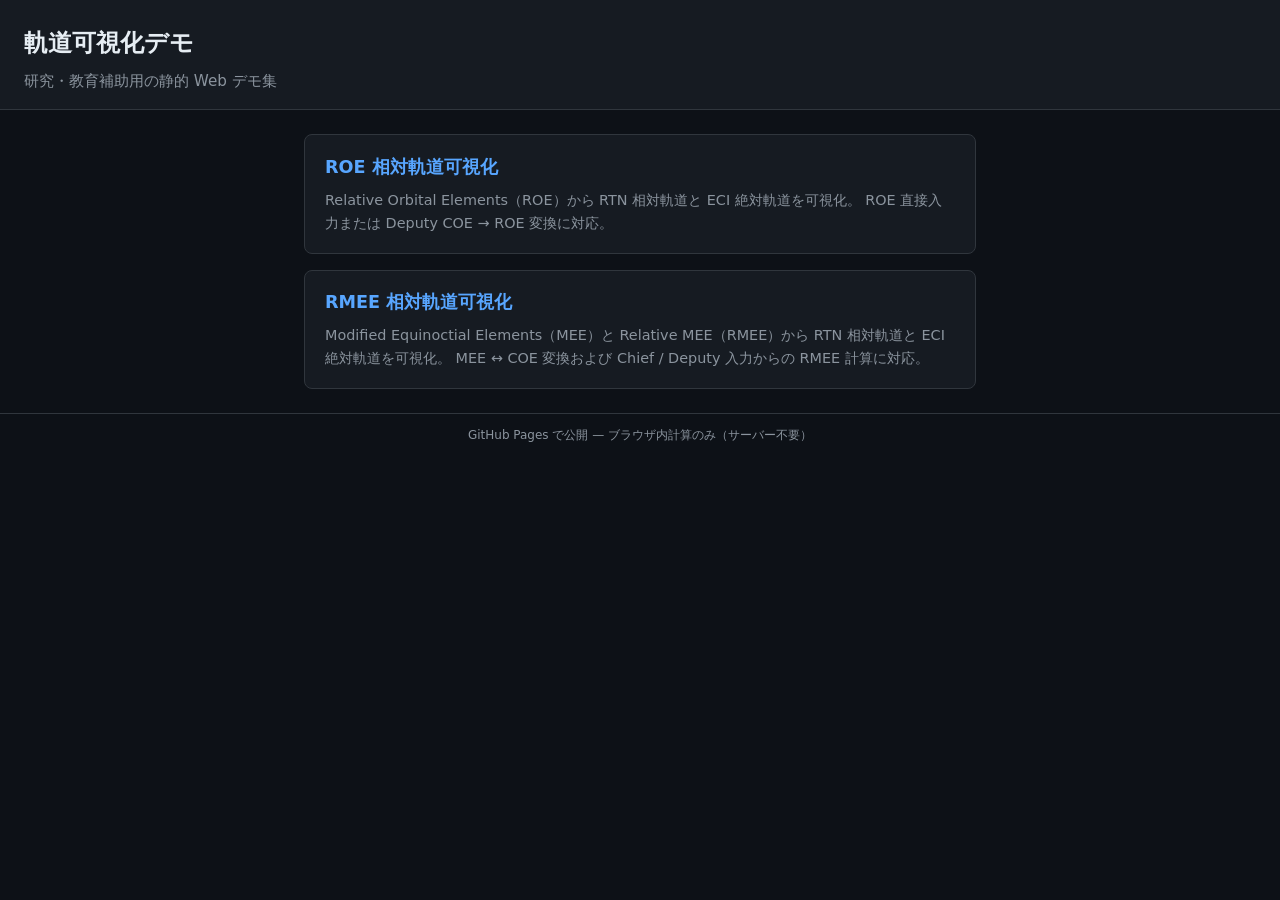
<file: index.html>
<!DOCTYPE html>
<html lang="ja">
<head>
  <meta charset="UTF-8">
  <meta name="viewport" content="width=device-width, initial-scale=1.0">
  <title>軌道可視化デモ</title>
  <link rel="stylesheet" href="portal.css">
</head>
<body>
  <header class="portal-header">
    <h1>軌道可視化デモ</h1>
    <p class="portal-subtitle">研究・教育補助用の静的 Web デモ集</p>
  </header>

  <main class="portal-main">
    <ul class="portal-list">
      <li class="portal-card">
        <h2><a href="ROE_orbit/">ROE 相対軌道可視化</a></h2>
        <p>
          Relative Orbital Elements（ROE）から RTN 相対軌道と ECI 絶対軌道を可視化。
          ROE 直接入力または Deputy COE → ROE 変換に対応。
        </p>
      </li>
      <li class="portal-card">
        <h2><a href="RMEE_orbit/">RMEE 相対軌道可視化</a></h2>
        <p>
          Modified Equinoctial Elements（MEE）と Relative MEE（RMEE）から RTN 相対軌道と ECI 絶対軌道を可視化。
          MEE ↔ COE 変換および Chief / Deputy 入力からの RMEE 計算に対応。
        </p>
      </li>
    </ul>
  </main>

  <footer class="portal-footer">
    <p>GitHub Pages で公開 — ブラウザ内計算のみ（サーバー不要）</p>
  </footer>
</body>
</html>
</file>
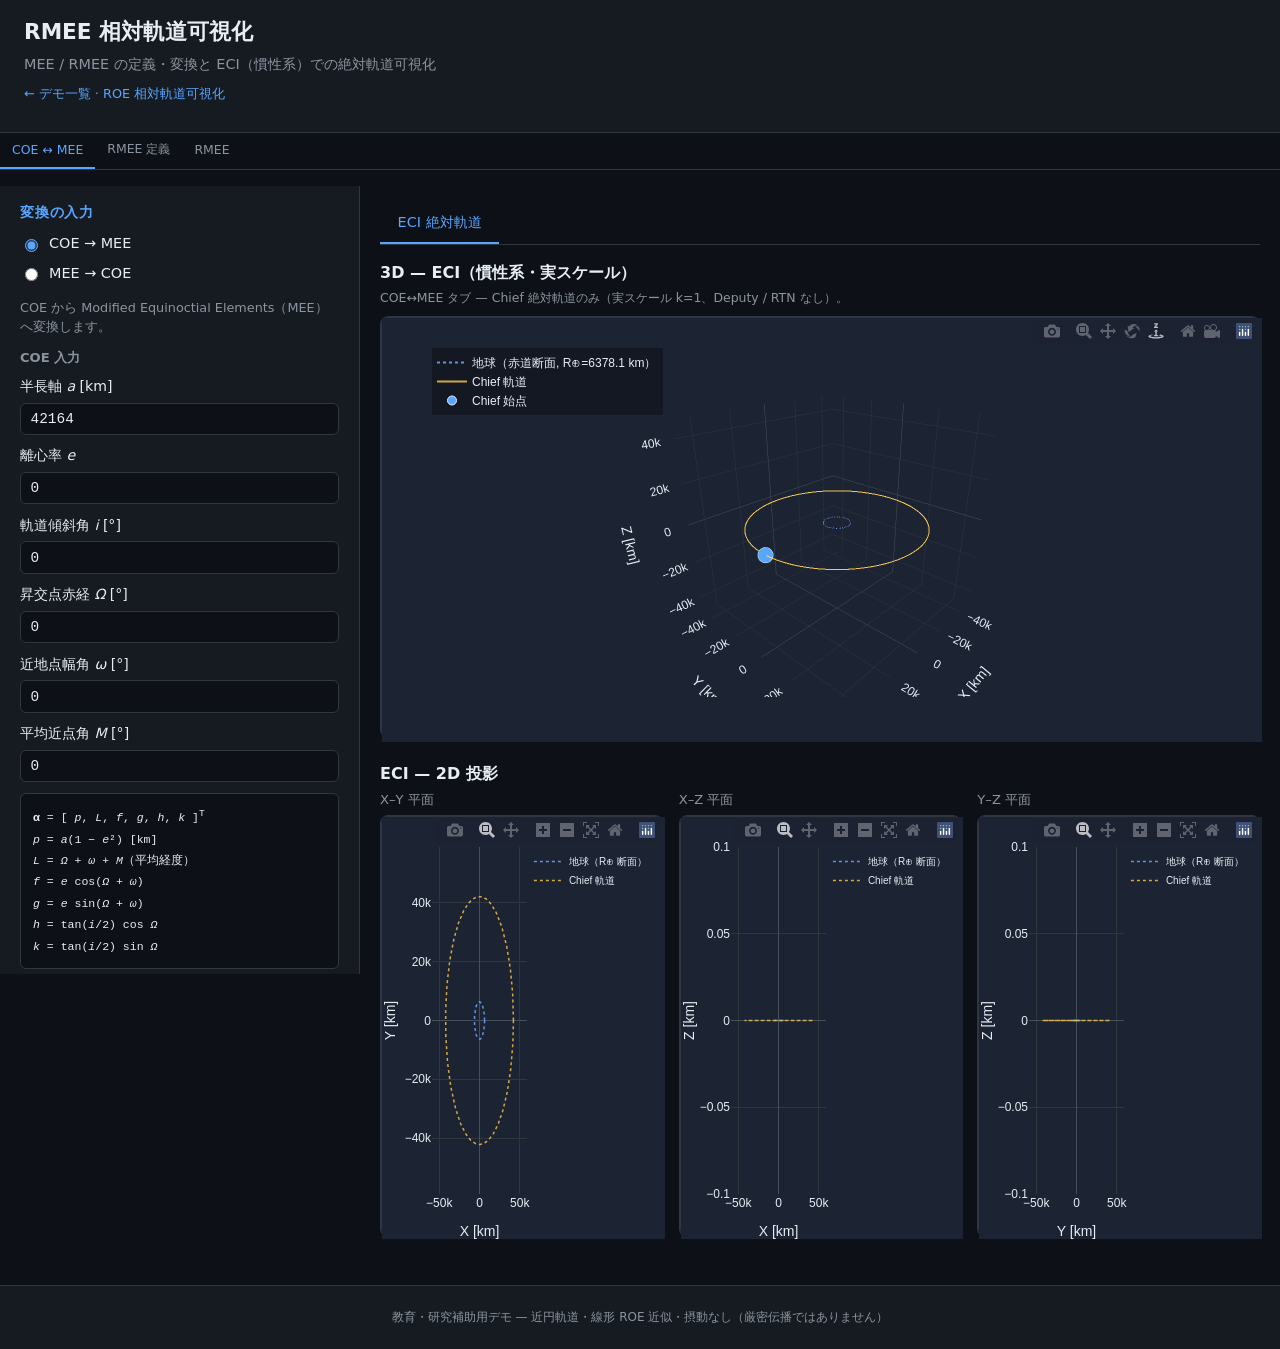
<file: RMEE_orbit/index.html>
<!DOCTYPE html>
<html lang="ja">
<head>
  <meta charset="UTF-8">
  <meta name="viewport" content="width=device-width, initial-scale=1.0">
  <title>RMEE 相対軌道可視化</title>
  <link rel="stylesheet" href="style.css?v=4">
  <script src="https://cdn.plot.ly/plotly-2.27.0.min.js" defer></script>
  <script src="main.js?v=14" defer></script>
</head>
<body>
  <header class="app-header">
    <h1>RMEE 相対軌道可視化</h1>
    <p class="subtitle">MEE / RMEE の定義・変換と ECI（慣性系）での絶対軌道可視化</p>
    <p class="header-nav"><a href="../">← デモ一覧</a> · <a href="../ROE_orbit/">ROE 相対軌道可視化</a></p>
  </header>

  <nav class="mode-tabs" role="tablist" aria-label="表示モード">
    <button type="button" class="mode-tab is-active" data-mode="coe-mee" role="tab">COE ↔ MEE</button>
    <button type="button" class="mode-tab" data-mode="rmee-def" role="tab">RMEE 定義</button>
    <button type="button" class="mode-tab" data-mode="rmee" role="tab">RMEE</button>
  </nav>

  <main class="app-layout">
    <aside class="control-panel">
      <!-- Tab 1: COE ↔ MEE -->
      <div class="mode-panel" id="panel-coe-mee" role="tabpanel">
        <section class="panel-section">
          <h2>変換の入力</h2>
          <div class="input-mode-options mode-options">
            <label class="mode-option">
              <input type="radio" name="coe-mee-input-mode" value="coe-to-mee" checked>
              COE → MEE
            </label>
            <label class="mode-option">
              <input type="radio" name="coe-mee-input-mode" value="mee-to-coe">
              MEE → COE
            </label>
          </div>

          <div id="coe-to-mee-panel">
            <p class="section-hint">COE から Modified Equinoctial Elements（MEE）へ変換します。</p>

            <h3 class="panel-subheading">COE 入力</h3>
            <label class="field-label" for="chief-a">半長軸 <var>a</var> [km]</label>
            <input type="number" id="chief-a" class="number-input chief-input" value="42164" min="1000" max="1000000" step="1">
            <label class="field-label" for="chief-e">離心率 <var>e</var></label>
            <input type="number" id="chief-e" class="number-input chief-input" value="0" min="0" max="0.9" step="0.000001">
            <label class="field-label" for="chief-i">軌道傾斜角 <var>i</var> [°]</label>
            <input type="number" id="chief-i" class="number-input chief-input" value="0" min="0" max="180" step="0.001">
            <label class="field-label" for="chief-raan">昇交点赤経 <var>Ω</var> [°]</label>
            <input type="number" id="chief-raan" class="number-input chief-input" value="0" min="0" max="360" step="0.01">
            <label class="field-label" for="chief-argp">近地点幅角 <var>ω</var> [°]</label>
            <input type="number" id="chief-argp" class="number-input chief-input" value="0" min="0" max="360" step="0.01">
            <label class="field-label" for="chief-M">平均近点角 <var>M</var> [°]</label>
            <input type="number" id="chief-M" class="number-input chief-input" value="0" min="0" max="360" step="0.001">

            <div class="equations">
              <p><strong>α</strong> = [ <var>p</var>, <var>L</var>, <var>f</var>, <var>g</var>, <var>h</var>, <var>k</var> ]<sup>T</sup></p>
              <p><var>p</var> = <var>a</var>(1 − <var>e</var>²) [km]</p>
              <p><var>L</var> = <var>Ω</var> + <var>ω</var> + <var>M</var>（平均経度）</p>
              <p><var>f</var> = <var>e</var> cos(<var>Ω</var> + <var>ω</var>)</p>
              <p><var>g</var> = <var>e</var> sin(<var>Ω</var> + <var>ω</var>)</p>
              <p><var>h</var> = tan(<var>i</var>/2) cos <var>Ω</var></p>
              <p><var>k</var> = tan(<var>i</var>/2) sin <var>Ω</var></p>
            </div>
          </div>

          <div id="mee-to-coe-panel" hidden>
            <p class="section-hint">MEE を直接入力し、古典軌道要素 COE へ逆変換します。</p>
            <div data-mee-group="conv-mee"></div>
          </div>
        </section>

        <section class="panel-section">
          <h2>変換結果</h2>
          <div id="coe-mee-result-mee" class="result-stack">
            <div class="result-block">
              <p class="result-block__title">MEE α = [ <var>p</var>, <var>L</var>, <var>f</var>, <var>g</var>, <var>h</var>, <var>k</var> ]</p>
              <ul class="result-list" id="list-coe-mee-mee"></ul>
            </div>
          </div>
          <div id="coe-mee-result-coe" class="result-stack" hidden>
            <div class="result-block">
              <p class="result-block__title">COE（MEE から逆変換）</p>
              <ul class="result-list" id="list-coe-mee-coe"></ul>
            </div>
          </div>
        </section>
      </div>

      <!-- Tab 2: RMEE definition -->
      <div class="mode-panel" id="panel-rmee-def" role="tabpanel" hidden>
        <section class="panel-section">
          <h2>RMEE の定義</h2>
          <p class="section-hint">
            δ<strong>α</strong> = <strong>α</strong><sub>d</sub> − <strong>α</strong><sub>c</sub>。
            第1成分のみ δ<var>p</var>/<var>p</var><sub>c</sub> と正規化します。
          </p>
          <div class="equations">
            <p>δ<strong>α</strong> = [ δ<var>p</var>/<var>p</var><sub>c</sub>, δ<var>L</var>, δ<var>f</var>, δ<var>g</var>, δ<var>h</var>, δ<var>k</var> ]<sup>T</sup></p>
            <p>δ<var>p</var>/<var>p</var><sub>c</sub> = (<var>p</var><sub>d</sub> − <var>p</var><sub>c</sub>) / <var>p</var><sub>c</sub></p>
            <p>δ<var>L</var> = <var>L</var><sub>d</sub> − <var>L</var><sub>c</sub></p>
            <p>δ<var>f</var> = <var>f</var><sub>d</sub> − <var>f</var><sub>c</sub></p>
            <p>δ<var>g</var> = <var>g</var><sub>d</sub> − <var>g</var><sub>c</sub></p>
            <p>δ<var>h</var> = <var>h</var><sub>d</sub> − <var>h</var><sub>c</sub></p>
            <p>δ<var>k</var> = <var>k</var><sub>d</sub> − <var>k</var><sub>c</sub></p>
          </div>
        </section>
        <section class="panel-section">
          <h2>例（Chief / Deputy → RMEE）</h2>
          <div class="result-stack" id="result-rmee-def"></div>
        </section>
      </div>

      <!-- Tab 3: RMEE -->
      <div class="mode-panel" id="panel-rmee" role="tabpanel" hidden>
        <section class="panel-section">
          <h2>1. Chief の定義</h2>
          <div class="input-mode-options mode-options">
            <label class="mode-option">
              <input type="radio" name="chief-def-mode" value="coe" checked>
              1−1. COE で定義
            </label>
            <label class="mode-option">
              <input type="radio" name="chief-def-mode" value="mee">
              1−2. MEE で定義
            </label>
          </div>

          <div id="chief-def-coe-panel">
            <label class="field-label" for="rmee-chief-a">半長軸 <var>a</var> [km]</label>
            <input type="number" id="rmee-chief-a" class="number-input rmee-chief-coe-input" value="42164" min="1000" max="1000000" step="1">
            <label class="field-label" for="rmee-chief-e">離心率 <var>e</var></label>
            <input type="number" id="rmee-chief-e" class="number-input rmee-chief-coe-input" value="0" min="0" max="0.9" step="0.000001">
            <label class="field-label" for="rmee-chief-i">軌道傾斜角 <var>i</var> [°]</label>
            <input type="number" id="rmee-chief-i" class="number-input rmee-chief-coe-input" value="0" min="0" max="180" step="0.001">
            <label class="field-label" for="rmee-chief-raan">昇交点赤経 <var>Ω</var> [°]</label>
            <input type="number" id="rmee-chief-raan" class="number-input rmee-chief-coe-input" value="0" min="0" max="360" step="0.01">
            <label class="field-label" for="rmee-chief-argp">近地点幅角 <var>ω</var> [°]</label>
            <input type="number" id="rmee-chief-argp" class="number-input rmee-chief-coe-input" value="0" min="0" max="360" step="0.01">
            <label class="field-label" for="rmee-chief-M">平均近点角 <var>M</var> [°]</label>
            <input type="number" id="rmee-chief-M" class="number-input rmee-chief-coe-input" value="0" min="0" max="360" step="0.001">
          </div>

          <div id="chief-def-mee-panel" hidden>
            <div data-mee-group="chief-mee"></div>
          </div>
        </section>

        <section class="panel-section">
          <h2>2. Deputy の定義</h2>
          <div class="input-mode-options mode-options">
            <label class="mode-option">
              <input type="radio" name="deputy-def-mode" value="coe" checked>
              2−1. COE で定義
            </label>
            <label class="mode-option">
              <input type="radio" name="deputy-def-mode" value="mee">
              2−2. MEE で定義
            </label>
            <label class="mode-option">
              <input type="radio" name="deputy-def-mode" value="rmee">
              2−3. RMEE で定義
            </label>
          </div>

          <div id="deputy-def-coe-panel">
            <label class="field-label" for="deputy-a">Deputy 半長軸 <var>a</var><sub>d</sub> [km]</label>
            <input type="number" id="deputy-a" class="number-input deputy-input" value="42165" min="1000" max="1000000" step="1">
            <label class="field-label" for="deputy-e">Deputy 離心率 <var>e</var><sub>d</sub></label>
            <input type="number" id="deputy-e" class="number-input deputy-input" value="0.000237" min="0" max="0.9" step="0.000001">
            <label class="field-label" for="deputy-i">Deputy 軌道傾斜角 <var>i</var><sub>d</sub> [°]</label>
            <input type="number" id="deputy-i" class="number-input deputy-input" value="0.0407" min="0" max="180" step="0.001">
            <label class="field-label" for="deputy-raan">Deputy 昇交点赤経 <var>Ω</var><sub>d</sub> [°]</label>
            <input type="number" id="deputy-raan" class="number-input deputy-input" value="0" min="0" max="360" step="0.01">
            <label class="field-label" for="deputy-argp">Deputy 近地点幅角 <var>ω</var><sub>d</sub> [°]</label>
            <input type="number" id="deputy-argp" class="number-input deputy-input" value="0" min="0" max="360" step="0.01">
            <label class="field-label" for="deputy-M">Deputy 平均近点角 <var>M</var><sub>d</sub> [°]</label>
            <input type="number" id="deputy-M" class="number-input deputy-input" value="0.1359" min="0" max="360" step="0.001">
          </div>

          <div id="deputy-def-mee-panel" hidden>
            <div data-mee-group="deputy-mee"></div>
          </div>

          <div id="deputy-def-rmee-panel" hidden>
            <p class="section-hint">Chief MEE に対する相対量 δ<strong>α</strong> を直接入力します。</p>
            <div data-rmee-group="deputy-rmee"></div>
          </div>
        </section>

        <section class="panel-section">
          <h2>変換結果</h2>
          <div class="result-stack" id="result-rmee"></div>
        </section>
      </div>

      <section class="panel-section" id="orbit-display-section" hidden>
        <h2>軌道表示</h2>
        <p class="section-hint">
          δλ(<var>t</var>) = δλ<sub>0</sub> − (3/2)<var>n</var>·δ<var>a</var>·<var>t</var>（ROE 線形近似、Δa = 0 のとき各周は閉曲線）。
        </p>
        <label class="field-label" for="num-drift-orbits">表示軌道周回数</label>
        <div class="roe-header">
          <input type="range" id="num-drift-orbits" class="roe-slider" min="1" max="20" step="1" value="5">
          <output id="val-num-drift-orbits" for="num-drift-orbits">5</output>
        </div>
        <label class="checkbox-label">
          <input type="checkbox" id="show-single-orbit-ref" checked>
          参考: δλ 固定の 1 周（閉曲線）を重ね表示
        </label>
        <p class="drift-rate" id="drift-rate-display"></p>
      </section>
    </aside>

    <div class="plot-area">
      <nav class="view-tabs" id="view-tabs" role="tablist" aria-label="表示座標系">
        <button type="button" class="view-tab" data-view="rtn" role="tab" id="view-tab-rtn" aria-selected="false" aria-controls="view-panel-rtn" tabindex="-1">
          RTN 相対軌道
        </button>
        <button type="button" class="view-tab is-active" data-view="eci" role="tab" id="view-tab-eci" aria-selected="true" aria-controls="view-panel-eci">
          ECI 絶対軌道
        </button>
      </nav>

      <div class="view-panel" id="view-panel-rtn" role="tabpanel" aria-labelledby="view-tab-rtn" hidden>
        <section class="plot-block plot-block--main">
          <h2 class="plot-title">3D — RTN 相対軌道</h2>
          <p class="plot-caption" id="plot-3d-caption">
            横軸: T、縦軸: R、奥行き: N [km]（chief は原点）。● 始点（u≈0）、■ 終点。
          </p>
          <div id="plot-3d" class="plot-container"></div>
        </section>
        <section class="plot-block plot-block--projections">
          <h2 class="plot-title">RTN — 2D 投影</h2>
          <div class="projection-grid">
            <div class="projection-cell">
              <h3>T–R 平面</h3>
              <div id="plot-tr" class="plot-container plot-container--small"></div>
            </div>
            <div class="projection-cell">
              <h3>T–N 平面</h3>
              <div id="plot-tn" class="plot-container plot-container--small"></div>
            </div>
            <div class="projection-cell">
              <h3>R–N 平面</h3>
              <div id="plot-rn" class="plot-container plot-container--small"></div>
            </div>
          </div>
        </section>
      </div>

      <div class="view-panel is-active" id="view-panel-eci" role="tabpanel" aria-labelledby="view-tab-eci">
        <section class="plot-block plot-block--eci">
          <h2 class="plot-title" id="plot-eci-title">3D — ECI（慣性系・実スケール）</h2>
          <div id="eci-exaggeration-section" hidden>
            <label class="field-label" for="eci-exaggeration">表示用誇張倍率 <var>k</var> = 10<sup>n</sup></label>
            <div class="roe-header">
              <input type="range" id="eci-exaggeration" class="roe-slider" min="0" max="4" step="1" value="3">
              <output id="val-eci-exaggeration" for="eci-exaggeration">1000</output>
            </div>
            <p class="section-hint plot-hint--eci">n=0 → k=1（実スケール）、n=4 → k=10000。初期値 k=1000。</p>
          </div>
          <p class="plot-caption" id="plot-eci-caption"></p>
          <div id="plot-eci-3d" class="plot-container"></div>
        </section>
        <section class="plot-block plot-block--projections">
          <h2 class="plot-title" id="plot-eci-proj-title">ECI — 2D 投影</h2>
          <div class="projection-grid">
            <div class="projection-cell">
              <h3>X–Y 平面</h3>
              <div id="plot-eci-xy" class="plot-container plot-container--small"></div>
            </div>
            <div class="projection-cell">
              <h3>X–Z 平面</h3>
              <div id="plot-eci-xz" class="plot-container plot-container--small"></div>
            </div>
            <div class="projection-cell">
              <h3>Y–Z 平面</h3>
              <div id="plot-eci-yz" class="plot-container plot-container--small"></div>
            </div>
          </div>
        </section>
      </div>
    </div>
  </main>

  <footer class="app-footer">
    <p>教育・研究補助用デモ — 近円軌道・線形 ROE 近似・摂動なし（厳密伝播ではありません）</p>
  </footer>
</body>
</html>
</file>
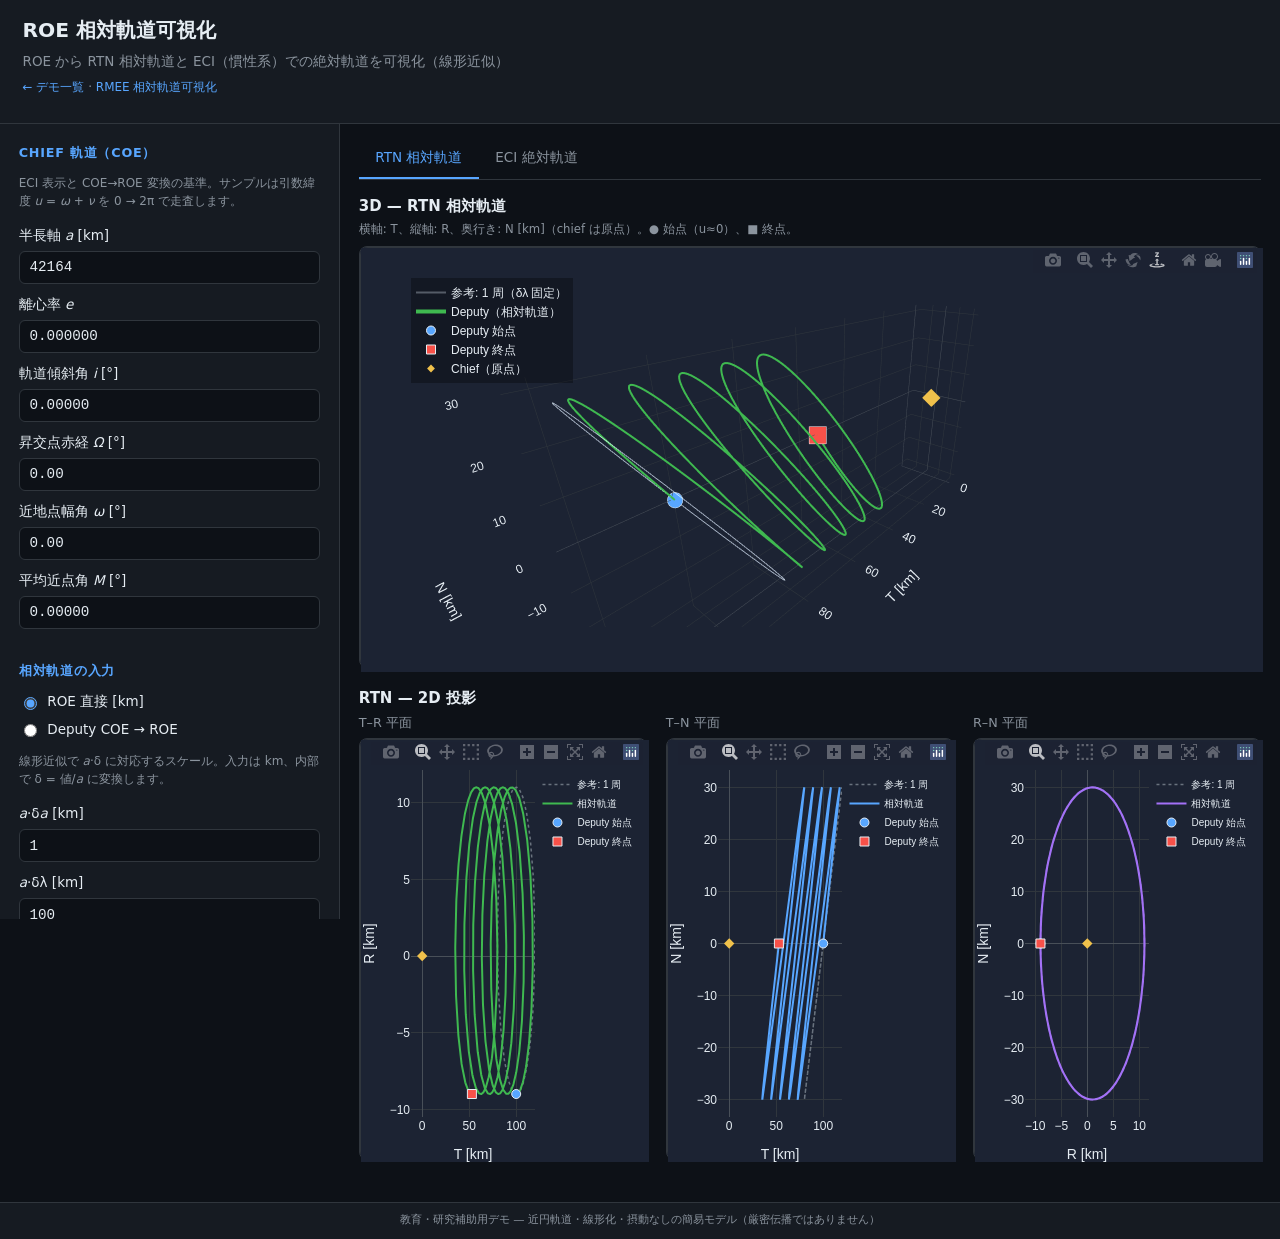
<file: ROE_orbit/index.html>
<!DOCTYPE html>
<html lang="ja">
<head>
  <meta charset="UTF-8">
  <meta name="viewport" content="width=device-width, initial-scale=1.0">
  <title>ROE 相対軌道可視化</title>
  <link rel="stylesheet" href="style.css?v=16">
  <script src="https://cdn.plot.ly/plotly-2.27.0.min.js" defer></script>
  <script src="main.js?v=16" defer></script>
</head>
<body>
  <header class="app-header">
    <h1>ROE 相対軌道可視化</h1>
    <p class="subtitle">ROE から RTN 相対軌道と ECI（慣性系）での絶対軌道を可視化（線形近似）</p>
    <p class="header-nav"><a href="../">← デモ一覧</a> · <a href="../RMEE_orbit/">RMEE 相対軌道可視化</a></p>
  </header>

  <main class="app-layout">
    <aside class="control-panel">
      <section class="panel-section">
        <h2>Chief 軌道（COE）</h2>
        <p class="section-hint">
          ECI 表示と COE→ROE 変換の基準。サンプルは引数緯度 <var>u</var> = <var>ω</var> + <var>ν</var> を 0 → 2π で走査します。
        </p>

        <label class="field-label" for="chief-a">半長軸 <var>a</var> [km]</label>
        <input type="number" id="chief-a" class="number-input chief-input" value="42164" min="1000" max="1000000" step="1">

        <label class="field-label" for="chief-e">離心率 <var>e</var></label>
        <input type="number" id="chief-e" class="number-input chief-input" value="0" min="0" max="0.9" step="0.000001">

        <label class="field-label" for="chief-i">軌道傾斜角 <var>i</var> [°]</label>
        <input type="number" id="chief-i" class="number-input chief-input" value="0" min="0" max="180" step="0.001">

        <label class="field-label" for="chief-raan">昇交点赤経 <var>Ω</var> [°]</label>
        <input type="number" id="chief-raan" class="number-input chief-input" value="0" min="0" max="360" step="0.01">

        <label class="field-label" for="chief-argp">近地点幅角 <var>ω</var> [°]</label>
        <input type="number" id="chief-argp" class="number-input chief-input" value="0" min="0" max="360" step="0.01">

        <label class="field-label" for="chief-M">平均近点角 <var>M</var> [°]</label>
        <input type="number" id="chief-M" class="number-input chief-input" value="0" min="0" max="360" step="0.001">
      </section>

      <section class="panel-section">
        <h2>相対軌道の入力</h2>
        <div class="input-mode-options mode-options">
          <label class="mode-option">
            <input type="radio" name="input-mode" value="roe" checked>
            ROE 直接 [km]
          </label>
          <label class="mode-option">
            <input type="radio" name="input-mode" value="coe">
            Deputy COE → ROE
          </label>
        </div>

        <div id="roe-input-panel">
          <p class="section-hint">
            線形近似で <var>a</var>·δ に対応するスケール。入力は km、内部で δ = 値/<var>a</var> に変換します。
          </p>

          <label class="field-label" for="roe-delta-a"><var>a</var>·δ<var>a</var> [km]</label>
          <input type="number" id="roe-delta-a" class="number-input roe-input" value="1" step="0.5">

          <label class="field-label" for="roe-delta-lambda"><var>a</var>·δλ [km]</label>
          <input type="number" id="roe-delta-lambda" class="number-input roe-input" value="100" step="0.5">

          <label class="field-label" for="roe-delta-ex"><var>a</var>·δ<var>e</var><sub>x</sub> [km]</label>
          <input type="number" id="roe-delta-ex" class="number-input roe-input" value="10" step="0.5">

          <label class="field-label" for="roe-delta-ey"><var>a</var>·δ<var>e</var><sub>y</sub> [km]</label>
          <input type="number" id="roe-delta-ey" class="number-input roe-input" value="0" step="0.5">

          <label class="field-label" for="roe-delta-ix"><var>a</var>·δ<var>i</var><sub>x</sub> [km]</label>
          <input type="number" id="roe-delta-ix" class="number-input roe-input" value="30" step="0.5">

          <label class="field-label" for="roe-delta-iy"><var>a</var>·δ<var>i</var><sub>y</sub> [km]</label>
          <input type="number" id="roe-delta-iy" class="number-input roe-input" value="0" step="0.5">
        </div>

        <div id="coe-input-panel" hidden>
          <p class="section-hint">
            Chief / Deputy の COE から Gim–Alfriend 準非特異 ROE に変換します（Chief は上記 COE を使用）。
          </p>

          <label class="field-label" for="deputy-a">Deputy 半長軸 <var>a</var><sub>d</sub> [km]</label>
          <input type="number" id="deputy-a" class="number-input coe-input" value="42164" min="1000" max="1000000" step="1">

          <label class="field-label" for="deputy-e">Deputy 離心率 <var>e</var><sub>d</sub></label>
          <input type="number" id="deputy-e" class="number-input coe-input" value="0.0001" min="0" max="0.9" step="0.000001">

          <label class="field-label" for="deputy-i">Deputy 軌道傾斜角 <var>i</var><sub>d</sub> [°]</label>
          <input type="number" id="deputy-i" class="number-input coe-input" value="0.00573" min="0" max="180" step="0.001">

          <label class="field-label" for="deputy-raan">Deputy 昇交点赤経 <var>Ω</var><sub>d</sub> [°]</label>
          <input type="number" id="deputy-raan" class="number-input coe-input" value="0" min="0" max="360" step="0.01">

          <label class="field-label" for="deputy-argp">Deputy 近地点幅角 <var>ω</var><sub>d</sub> [°]</label>
          <input type="number" id="deputy-argp" class="number-input coe-input" value="0" min="0" max="360" step="0.01">

          <label class="field-label" for="deputy-M">Deputy 平均近点角 <var>M</var><sub>d</sub> [°]</label>
          <input type="number" id="deputy-M" class="number-input coe-input" value="0.00573" min="0" max="360" step="0.001">

          <div class="roe-derived">
            <p class="roe-derived__title">変換後 ROE（<var>a</var>·δ）[km]</p>
            <ul class="roe-derived-list">
              <li><var>a</var>·δ<var>a</var> … <output id="coe-val-delta-a">1</output> km</li>
              <li><var>a</var>·δλ … <output id="coe-val-delta-lambda">100</output> km</li>
              <li><var>a</var>·δ<var>e</var><sub>x</sub> … <output id="coe-val-delta-ex">10</output> km</li>
              <li><var>a</var>·δ<var>e</var><sub>y</sub> … <output id="coe-val-delta-ey">0</output> km</li>
              <li><var>a</var>·δ<var>i</var><sub>x</sub> … <output id="coe-val-delta-ix">30</output> km</li>
              <li><var>a</var>·δ<var>i</var><sub>y</sub> … <output id="coe-val-delta-iy">0</output> km</li>
            </ul>
          </div>
        </div>
      </section>

      <section class="panel-section">
        <h2>軌道表示</h2>
        <p class="section-hint">
          δλ(<var>t</var>) = δλ<sub>0</sub> − (3/2)<var>n</var>·δ<var>a</var>·<var>t</var> を常に適用（Δa = 0 のときは各周が閉曲線に重なります）。
        </p>
        <label class="field-label" for="num-drift-orbits">表示軌道周回数</label>
        <div class="roe-header">
          <input
            type="range"
            id="num-drift-orbits"
            class="roe-slider"
            min="1"
            max="20"
            step="1"
            value="5"
          >
          <output id="val-num-drift-orbits" for="num-drift-orbits">5</output>
        </div>
        <label class="checkbox-label">
          <input type="checkbox" id="show-single-orbit-ref" checked>
          参考: δλ 固定の 1 周（閉曲線）を重ね表示
        </label>
        <p class="drift-rate" id="drift-rate-display"></p>
      </section>

      <section class="panel-section theory">
        <h2>使用する近似式</h2>
        <p class="theory-intro">
          近円軌道・小さい相対運動を仮定した線形近似。
        </p>
        <div class="equations">
          <p><var>R</var> = <var>a</var> (δ<var>a</var> − δ<var>e</var><sub>x</sub> cos <var>u</var> − δ<var>e</var><sub>y</sub> sin <var>u</var>)</p>
          <p><var>T</var> = <var>a</var> (δλ + 2 δ<var>e</var><sub>x</sub> sin <var>u</var> − 2 δ<var>e</var><sub>y</sub> cos <var>u</var>)</p>
          <p><var>N</var> = <var>a</var> (δ<var>i</var><sub>x</sub> sin <var>u</var> − δ<var>i</var><sub>y</sub> cos <var>u</var>)</p>
          <p class="equation-drift">δλ(<var>t</var>) = δλ<sub>0</sub> − (3/2) <var>n</var> δ<var>a</var> <var>t</var></p>
        </div>
        <ul class="axis-legend">
          <li><strong>R</strong> — Radial [km]</li>
          <li><strong>T</strong> — Along-track [km]</li>
          <li><strong>N</strong> — Cross-track [km]</li>
        </ul>
        <p class="theory-intro eci-note">
          <strong>ECI 誇張</strong>:
          <var>r</var><sub>表示</sub> =
          <var>r</var><sub>chief</sub> +
          <var>k</var>(<var>r</var><sub>deputy</sub> − <var>r</var><sub>chief</sub>)
          （<var>k</var> は表示専用）。地球は赤道面内に
          <var>R</var><sub>⊕</sub> ≈ 6378 km の円（実スケール）を表示。
        </p>
      </section>
    </aside>

    <div class="plot-area">
      <nav class="view-tabs" role="tablist" aria-label="表示座標系">
        <button
          type="button"
          class="view-tab is-active"
          role="tab"
          id="view-tab-rtn"
          aria-selected="true"
          aria-controls="view-panel-rtn"
          data-view="rtn"
        >
          RTN 相対軌道
        </button>
        <button
          type="button"
          class="view-tab"
          role="tab"
          id="view-tab-eci"
          aria-selected="false"
          aria-controls="view-panel-eci"
          data-view="eci"
          tabindex="-1"
        >
          ECI 絶対軌道
        </button>
      </nav>

      <div
        class="view-panel is-active"
        id="view-panel-rtn"
        role="tabpanel"
        aria-labelledby="view-tab-rtn"
      >
        <section class="plot-block plot-block--main">
          <h2 class="plot-title">3D — RTN 相対軌道</h2>
          <p class="plot-caption" id="plot-3d-caption">
            横軸: T、縦軸: R、奥行き: N [km]（chief は原点）。● 始点（u≈0）、■ 終点。
          </p>
          <div id="plot-3d" class="plot-container"></div>
        </section>

        <section class="plot-block plot-block--projections">
          <h2 class="plot-title">RTN — 2D 投影</h2>
          <div class="projection-grid">
            <div class="projection-cell">
              <h3>T–R 平面</h3>
              <div id="plot-tr" class="plot-container plot-container--small"></div>
            </div>
            <div class="projection-cell">
              <h3>T–N 平面</h3>
              <div id="plot-tn" class="plot-container plot-container--small"></div>
            </div>
            <div class="projection-cell">
              <h3>R–N 平面</h3>
              <div id="plot-rn" class="plot-container plot-container--small"></div>
            </div>
          </div>
        </section>
      </div>

      <div
        class="view-panel"
        id="view-panel-eci"
        role="tabpanel"
        aria-labelledby="view-tab-eci"
        hidden
      >
        <section class="plot-block plot-block--eci">
          <h2 class="plot-title">3D — ECI（慣性系・誇張表示）</h2>
          <label class="field-label" for="eci-exaggeration">
            表示用誇張倍率 <var>k</var> = 10<sup>n</sup>
          </label>
          <div class="roe-header">
            <input
              type="range"
              id="eci-exaggeration"
              class="roe-slider"
              min="0"
              max="4"
              step="1"
              value="3"
            >
            <output id="val-eci-exaggeration" for="eci-exaggeration">1000</output>
          </div>
          <p class="section-hint">n=0 → k=1（実スケール）、n=4 → k=10000。初期値 k=1000。</p>
          <p class="plot-caption" id="plot-eci-caption"></p>
          <div id="plot-eci-3d" class="plot-container"></div>
        </section>

        <section class="plot-block plot-block--projections">
          <h2 class="plot-title">ECI — 2D 投影（誇張表示）</h2>
          <div class="projection-grid">
            <div class="projection-cell">
              <h3>X–Y 平面</h3>
              <div id="plot-eci-xy" class="plot-container plot-container--small"></div>
            </div>
            <div class="projection-cell">
              <h3>X–Z 平面</h3>
              <div id="plot-eci-xz" class="plot-container plot-container--small"></div>
            </div>
            <div class="projection-cell">
              <h3>Y–Z 平面</h3>
              <div id="plot-eci-yz" class="plot-container plot-container--small"></div>
            </div>
          </div>
        </section>
      </div>
    </div>
  </main>

  <footer class="app-footer">
    <p>教育・研究補助用デモ — 近円軌道・線形化・摂動なしの簡易モデル（厳密伝播ではありません）</p>
  </footer>
</body>
</html>
</file>
<file: portal.css>
:root {
  --bg-deep: #0d1117;
  --bg-panel: #161b22;
  --border: #30363d;
  --text: #e6edf3;
  --text-muted: #8b949e;
  --accent: #58a6ff;
  --font-sans: "Segoe UI", "Hiragino Sans", "Hiragino Kaku Gothic ProN",
    "Yu Gothic UI", Meiryo, system-ui, sans-serif;
}

*,
*::before,
*::after {
  box-sizing: border-box;
}

body {
  margin: 0;
  min-height: 100vh;
  font-family: var(--font-sans);
  background: var(--bg-deep);
  color: var(--text);
  line-height: 1.6;
}

.portal-header {
  padding: 1.5rem 1.5rem 1rem;
  border-bottom: 1px solid var(--border);
  background: var(--bg-panel);
}

.portal-header h1 {
  margin: 0;
  font-size: 1.5rem;
}

.portal-subtitle {
  margin: 0.4rem 0 0;
  color: var(--text-muted);
  font-size: 0.95rem;
}

.portal-main {
  max-width: 720px;
  margin: 0 auto;
  padding: 1.5rem;
}

.portal-list {
  list-style: none;
  margin: 0;
  padding: 0;
  display: flex;
  flex-direction: column;
  gap: 1rem;
}

.portal-card {
  padding: 1.1rem 1.25rem;
  background: var(--bg-panel);
  border: 1px solid var(--border);
  border-radius: 8px;
}

.portal-card h2 {
  margin: 0 0 0.5rem;
  font-size: 1.1rem;
}

.portal-card h2 a {
  color: var(--accent);
  text-decoration: none;
}

.portal-card h2 a:hover {
  text-decoration: underline;
}

.portal-card p {
  margin: 0;
  font-size: 0.9rem;
  color: var(--text-muted);
}

.portal-card--soon {
  border-style: dashed;
}

.portal-footer {
  padding: 0.75rem 1.5rem;
  border-top: 1px solid var(--border);
  text-align: center;
  font-size: 0.75rem;
  color: var(--text-muted);
}

.portal-footer p {
  margin: 0;
}
</file>
<file: RMEE_orbit/style.css>
/* RMEE 相対軌道可視化 — 研究デモ向けダークテーマ */

:root {
  --bg-deep: #0d1117;
  --bg-panel: #161b22;
  --bg-elevated: #1c2333;
  --border: #30363d;
  --text: #e6edf3;
  --text-muted: #8b949e;
  --accent: #58a6ff;
  --accent-dim: #388bfd66;
  --chief-color: #f0c14b;
  --deputy-color: #3fb950;
  --font-sans: "Segoe UI", "Hiragino Sans", "Hiragino Kaku Gothic ProN",
    "Yu Gothic UI", Meiryo, system-ui, sans-serif;
  --font-mono: "SF Mono", "Cascadia Code", "Consolas", monospace;
}

*,
*::before,
*::after {
  box-sizing: border-box;
}

body {
  margin: 0;
  min-height: 100vh;
  font-family: var(--font-sans);
  background: var(--bg-deep);
  color: var(--text);
  line-height: 1.5;
}

.app-header {
  padding: 1rem 1.5rem;
  border-bottom: 1px solid var(--border);
  background: var(--bg-panel);
}

.app-header h1 {
  margin: 0;
  font-size: 1.35rem;
}

.subtitle {
  margin: 0.35rem 0 0;
  font-size: 0.9rem;
  color: var(--text-muted);
}

.header-nav {
  margin-top: 0.5rem;
  font-size: 0.8rem;
  color: var(--text-muted);
}

.header-nav a {
  color: var(--accent);
  text-decoration: none;
}

.header-nav a:hover {
  text-decoration: underline;
}

.app-layout {
  display: grid;
  grid-template-columns: minmax(300px, 360px) 1fr;
  min-height: calc(100vh - 7rem);
}

@media (max-width: 960px) {
  .app-layout {
    grid-template-columns: 1fr;
  }
}

.control-panel {
  padding: 1rem 1.25rem 2rem;
  background: var(--bg-panel);
  border-right: 1px solid var(--border);
  overflow-y: auto;
  max-height: calc(100vh - 7rem);
}

.mode-tabs {
  display: flex;
  flex-wrap: wrap;
  gap: 0;
  margin-bottom: 1rem;
  border-bottom: 1px solid var(--border);
}

.mode-tab {
  margin: 0;
  padding: 0.55rem 0.75rem;
  font-family: inherit;
  font-size: 0.78rem;
  font-weight: 500;
  color: var(--text-muted);
  background: transparent;
  border: none;
  border-bottom: 2px solid transparent;
  cursor: pointer;
}

.mode-tab.is-active {
  color: var(--accent);
  border-bottom-color: var(--accent);
}

.mode-panel[hidden] {
  display: none;
}

.panel-section {
  margin-bottom: 1.25rem;
}

.panel-section h2 {
  margin: 0 0 0.65rem;
  font-size: 0.85rem;
  font-weight: 600;
  text-transform: uppercase;
  letter-spacing: 0.06em;
  color: var(--accent);
}

.section-hint {
  margin: 0 0 0.75rem;
  font-size: 0.8rem;
  color: var(--text-muted);
}

.field-label {
  display: block;
  margin-bottom: 0.35rem;
  font-size: 0.88rem;
}

.number-input {
  width: 100%;
  margin-bottom: 0.6rem;
  padding: 0.45rem 0.6rem;
  font-family: var(--font-mono);
  font-size: 0.9rem;
  color: var(--text);
  background: var(--bg-deep);
  border: 1px solid var(--border);
  border-radius: 6px;
}

.number-input:focus {
  outline: none;
  border-color: var(--accent);
  box-shadow: 0 0 0 2px var(--accent-dim);
}

.panel-subheading {
  margin: 0.75rem 0 0.5rem;
  font-size: 0.82rem;
  font-weight: 600;
  color: var(--text-muted);
}

.mode-options {
  display: flex;
  flex-direction: column;
  gap: 0.5rem;
  margin-bottom: 0.5rem;
}

.mode-option {
  display: flex;
  align-items: center;
  gap: 0.5rem;
  font-size: 0.9rem;
  cursor: pointer;
}

.mode-option input {
  accent-color: var(--accent);
}

.input-mode-options {
  margin-bottom: 0.85rem;
}

.chief-input,
.deputy-input {
  margin-bottom: 0.65rem;
}

.result-stack {
  display: flex;
  flex-direction: column;
  gap: 0.75rem;
}

.result-block {
  padding: 0.65rem 0.75rem;
  background: var(--bg-deep);
  border: 1px solid var(--border);
  border-radius: 6px;
}

.result-block__title {
  margin: 0 0 0.5rem;
  font-size: 0.78rem;
  font-weight: 600;
  color: var(--accent);
  line-height: 1.4;
}

.result-list {
  margin: 0;
  padding: 0;
  list-style: none;
  font-family: var(--font-mono);
  font-size: 0.82rem;
  line-height: 1.55;
}

.result-list li {
  display: grid;
  grid-template-columns: 3.5rem 1fr auto;
  gap: 0.5rem;
  align-items: baseline;
  padding: 0.28rem 0;
  border-bottom: 1px solid rgba(48, 54, 61, 0.55);
}

.result-list li:last-child {
  border-bottom: none;
}

.result-label {
  color: var(--text-muted);
}

.result-value {
  color: var(--text);
  font-weight: 500;
}

.result-unit {
  color: var(--text-muted);
  font-size: 0.75rem;
}

.equations {
  padding: 0.65rem 0.75rem;
  background: var(--bg-deep);
  border: 1px solid var(--border);
  border-radius: 6px;
  font-family: var(--font-mono);
  font-size: 0.72rem;
  line-height: 1.65;
}

.equations p {
  margin: 0.15rem 0;
}

.roe-header {
  display: flex;
  justify-content: space-between;
  align-items: baseline;
  margin-bottom: 0.35rem;
}

.roe-header output {
  font-family: var(--font-mono);
  font-size: 0.8rem;
  color: var(--deputy-color);
  min-width: 3em;
  text-align: right;
}

.roe-slider {
  width: 100%;
  height: 6px;
  accent-color: var(--accent);
  cursor: pointer;
}

.checkbox-label {
  display: flex;
  align-items: center;
  gap: 0.45rem;
  margin: 0.65rem 0;
  font-size: 0.85rem;
  cursor: pointer;
}

.checkbox-label input {
  accent-color: var(--accent);
}

.drift-rate {
  margin: 0.5rem 0 0;
  padding: 0.5rem 0.65rem;
  font-family: var(--font-mono);
  font-size: 0.72rem;
  line-height: 1.5;
  color: var(--text-muted);
  background: var(--bg-deep);
  border: 1px solid var(--border);
  border-radius: 6px;
  white-space: pre-wrap;
}

.drift-rate--warn {
  color: #f0c14b;
  border-color: rgba(240, 193, 75, 0.35);
}

.plot-area {
  padding: 1rem 1.25rem 1.5rem;
  overflow-y: auto;
  background: var(--bg-deep);
}

.view-tabs {
  display: flex;
  gap: 0;
  margin-bottom: 1rem;
  border-bottom: 1px solid var(--border);
}

.view-tab {
  margin: 0;
  padding: 0.65rem 1.1rem;
  font-family: inherit;
  font-size: 0.9rem;
  font-weight: 500;
  color: var(--text-muted);
  background: transparent;
  border: none;
  border-bottom: 2px solid transparent;
  cursor: pointer;
  transition: color 0.15s ease, border-color 0.15s ease;
}

.view-tab:hover {
  color: var(--text);
}

.view-tab.is-active {
  color: var(--accent);
  border-bottom-color: var(--accent);
}

.view-tab:focus-visible {
  outline: none;
  box-shadow: inset 0 0 0 2px var(--accent-dim);
}

.view-panel[hidden] {
  display: none;
}

.plot-hint--eci {
  margin: 0 0 0.5rem;
  font-size: 0.78rem;
  color: var(--text-muted);
}

.plot-title {
  margin: 0 0 0.25rem;
  font-size: 1rem;
  font-weight: 600;
}

.plot-caption {
  margin: 0 0 0.5rem;
  font-size: 0.78rem;
  color: var(--text-muted);
}

.plot-container {
  width: 100%;
  min-height: 420px;
  background: var(--bg-elevated);
  border: 1px solid var(--border);
  border-radius: 8px;
}

.plot-container--small {
  min-height: 260px;
}

.plot-block {
  margin-bottom: 1.5rem;
}

.plot-subtitle {
  margin: 0 0 0.4rem;
  font-size: 0.85rem;
  font-weight: 500;
  color: var(--text-muted);
}

.projection-grid {
  display: grid;
  grid-template-columns: repeat(3, 1fr);
  gap: 1rem;
}

@media (max-width: 1200px) {
  .projection-grid {
    grid-template-columns: 1fr;
  }
}

.projection-cell h3,
.projection-cell h4 {
  margin: 0 0 0.35rem;
  font-size: 0.82rem;
  font-weight: 500;
  color: var(--text-muted);
}

.app-footer {
  padding: 0.65rem 1.5rem;
  border-top: 1px solid var(--border);
  background: var(--bg-panel);
  font-size: 0.75rem;
  color: var(--text-muted);
  text-align: center;
}

var {
  font-style: italic;
}

sub {
  font-size: 0.75em;
}
</file>
<file: ROE_orbit/style.css>
/* ROE 相対軌道可視化 — 研究デモ向けダークテーマ */

:root {
  --bg-deep: #0d1117;
  --bg-panel: #161b22;
  --bg-elevated: #1c2333;
  --border: #30363d;
  --text: #e6edf3;
  --text-muted: #8b949e;
  --accent: #58a6ff;
  --accent-dim: #388bfd66;
  --chief-color: #f0c14b;
  --deputy-color: #3fb950;
  --grid-gap: 1.25rem;
  --font-sans: "Segoe UI", "Hiragino Sans", "Hiragino Kaku Gothic ProN",
    "Yu Gothic UI", Meiryo, system-ui, sans-serif;
  --font-mono: "SF Mono", "Cascadia Code", "Consolas", monospace;
}

*,
*::before,
*::after {
  box-sizing: border-box;
}

html {
  font-size: 15px;
}

body {
  margin: 0;
  min-height: 100vh;
  font-family: var(--font-sans);
  background: var(--bg-deep);
  color: var(--text);
  line-height: 1.5;
}

/* Header */

.app-header {
  padding: 1rem 1.5rem;
  border-bottom: 1px solid var(--border);
  background: var(--bg-panel);
}

.app-header h1 {
  margin: 0;
  font-size: 1.35rem;
}

.subtitle {
  margin: 0.35rem 0 0;
  font-size: 0.9rem;
  color: var(--text-muted);
}

.header-nav {
  margin-top: 0.5rem;
  font-size: 0.8rem;
  color: var(--text-muted);
}

.header-nav a {
  color: var(--accent);
  text-decoration: none;
}

.header-nav a:hover {
  text-decoration: underline;
}

/* Main layout: controls left, plots right */

.app-layout {
  display: grid;
  grid-template-columns: minmax(280px, 340px) 1fr;
  gap: 0;
  min-height: calc(100vh - 7rem);
}

@media (max-width: 960px) {
  .app-layout {
    grid-template-columns: 1fr;
  }
}

/* Control panel */

.control-panel {
  padding: 1.25rem 1.25rem 2rem;
  background: var(--bg-panel);
  border-right: 1px solid var(--border);
  overflow-y: auto;
  max-height: calc(100vh - 7rem);
}

.panel-section {
  margin-bottom: 1.5rem;
}

.panel-section h2 {
  margin: 0 0 0.75rem;
  font-size: 0.85rem;
  font-weight: 600;
  text-transform: uppercase;
  letter-spacing: 0.06em;
  color: var(--accent);
}

.section-hint {
  margin: 0 0 1rem;
  font-size: 0.8rem;
  color: var(--text-muted);
}

.field-label {
  display: block;
  margin-bottom: 0.4rem;
  font-size: 0.9rem;
}

.number-input {
  width: 100%;
  padding: 0.5rem 0.65rem;
  font-family: var(--font-mono);
  font-size: 0.95rem;
  color: var(--text);
  background: var(--bg-deep);
  border: 1px solid var(--border);
  border-radius: 6px;
}

.number-input:focus {
  outline: none;
  border-color: var(--accent);
  box-shadow: 0 0 0 2px var(--accent-dim);
}

/* ROE sliders */

.roe-control {
  margin-bottom: 1rem;
}

.roe-header {
  display: flex;
  justify-content: space-between;
  align-items: baseline;
  margin-bottom: 0.35rem;
}

.roe-header label {
  font-size: 0.95rem;
  font-weight: 500;
}

.roe-header output {
  font-family: var(--font-mono);
  font-size: 0.8rem;
  color: var(--deputy-color);
  min-width: 6.5em;
  text-align: right;
}

.roe-slider {
  width: 100%;
  height: 6px;
  accent-color: var(--accent);
  cursor: pointer;
}

/* Display mode */

.mode-options {
  display: flex;
  flex-direction: column;
  gap: 0.5rem;
  margin-bottom: 0.5rem;
}

.mode-option {
  display: flex;
  align-items: center;
  gap: 0.5rem;
  font-size: 0.9rem;
  cursor: pointer;
}

.mode-option input {
  accent-color: var(--accent);
}

.input-mode-options {
  margin-bottom: 0.85rem;
}

.chief-input {
  margin-bottom: 0.65rem;
}

.coe-input {
  margin-bottom: 0.65rem;
}

.roe-input {
  margin-bottom: 0.65rem;
}

.coe-singularity-note {
  margin-top: 0;
}

.roe-derived {
  margin-top: 0.85rem;
  padding: 0.65rem 0.75rem;
  background: var(--bg-deep);
  border: 1px solid var(--border);
  border-radius: 6px;
}

.roe-derived__title {
  margin: 0 0 0.45rem;
  font-size: 0.78rem;
  font-weight: 600;
  color: var(--accent);
}

.roe-derived-list {
  margin: 0;
  padding-left: 1.1rem;
  font-family: var(--font-mono);
  font-size: 0.72rem;
  line-height: 1.65;
  color: var(--text);
}

.roe-derived-list output {
  color: var(--deputy-color);
}

.mode-hint {
  margin-top: 0;
}

.drift-controls {
  margin-top: 0.75rem;
  padding-top: 0.75rem;
  border-top: 1px solid var(--border);
}

.drift-controls[hidden] {
  display: none;
}

.checkbox-label {
  display: flex;
  align-items: center;
  gap: 0.45rem;
  margin: 0.75rem 0 0;
  font-size: 0.85rem;
  color: var(--text-muted);
  cursor: pointer;
}

.checkbox-label input {
  accent-color: var(--accent);
}

.drift-rate {
  margin: 0.65rem 0 0;
  padding: 0.5rem 0.6rem;
  font-family: var(--font-mono);
  font-size: 0.72rem;
  line-height: 1.5;
  white-space: pre-line;
  color: var(--deputy-color);
  background: var(--bg-deep);
  border: 1px solid var(--border);
  border-radius: 6px;
}

.drift-rate--warn {
  color: #f0883e;
  border-color: rgba(240, 136, 62, 0.45);
}

.equation-drift {
  margin-top: 0.5rem;
  padding-top: 0.5rem;
  border-top: 1px dashed var(--border);
  color: var(--accent);
}

.eci-note {
  margin-top: 0.75rem;
}

.eci-scale-toggle {
  margin-bottom: 0.5rem;
}

.plot-block--eci {
  margin-top: 0.5rem;
}

/* Theory / equations */

.theory .theory-intro {
  margin: 0 0 0.75rem;
  font-size: 0.8rem;
  color: var(--text-muted);
}

.equations {
  padding: 0.75rem 0.85rem;
  background: var(--bg-deep);
  border: 1px solid var(--border);
  border-radius: 6px;
  font-family: var(--font-mono);
  font-size: 0.72rem;
  line-height: 1.7;
}

.equations p {
  margin: 0.2rem 0;
}

.axis-legend {
  margin: 0.75rem 0 0;
  padding-left: 1.1rem;
  font-size: 0.8rem;
  color: var(--text-muted);
}

.axis-legend li {
  margin-bottom: 0.2rem;
}

/* Plot area */

.plot-area {
  padding: 1rem 1.25rem 1.5rem;
  overflow-y: auto;
  background: var(--bg-deep);
}

/* View tabs (RTN / ECI) */

.view-tabs {
  display: flex;
  gap: 0;
  margin-bottom: 1rem;
  border-bottom: 1px solid var(--border);
}

.view-tab {
  position: relative;
  margin: 0;
  padding: 0.65rem 1.1rem;
  font-family: inherit;
  font-size: 0.9rem;
  font-weight: 500;
  color: var(--text-muted);
  background: transparent;
  border: none;
  border-bottom: 2px solid transparent;
  cursor: pointer;
  transition: color 0.15s ease, border-color 0.15s ease;
}

.view-tab:hover {
  color: var(--text);
}

.view-tab.is-active {
  color: var(--accent);
  border-bottom-color: var(--accent);
}

.view-tab:focus-visible {
  outline: none;
  box-shadow: inset 0 0 0 2px var(--accent-dim);
}

.view-panel[hidden] {
  display: none;
}

.plot-block {
  margin-bottom: 1.25rem;
}

.plot-title {
  margin: 0 0 0.25rem;
  font-size: 1rem;
  font-weight: 600;
}

.plot-caption {
  margin: 0 0 0.5rem;
  font-size: 0.78rem;
  color: var(--text-muted);
}

.plot-container {
  width: 100%;
  min-height: 420px;
  background: var(--bg-elevated);
  border: 1px solid var(--border);
  border-radius: 8px;
}

.plot-container--small {
  min-height: 260px;
}

/* 2D projection grid */

.projection-grid {
  display: grid;
  grid-template-columns: repeat(3, 1fr);
  gap: var(--grid-gap);
}

@media (max-width: 1200px) {
  .projection-grid {
    grid-template-columns: 1fr;
  }
}

.projection-cell h3 {
  margin: 0 0 0.4rem;
  font-size: 0.85rem;
  font-weight: 500;
  color: var(--text-muted);
}

/* Footer */

.app-footer {
  padding: 0.65rem 1.5rem;
  border-top: 1px solid var(--border);
  background: var(--bg-panel);
  font-size: 0.75rem;
  color: var(--text-muted);
  text-align: center;
}

.app-footer p {
  margin: 0;
}

/* Math variables in labels */

var {
  font-style: italic;
}

sub {
  font-size: 0.75em;
}
</file>
